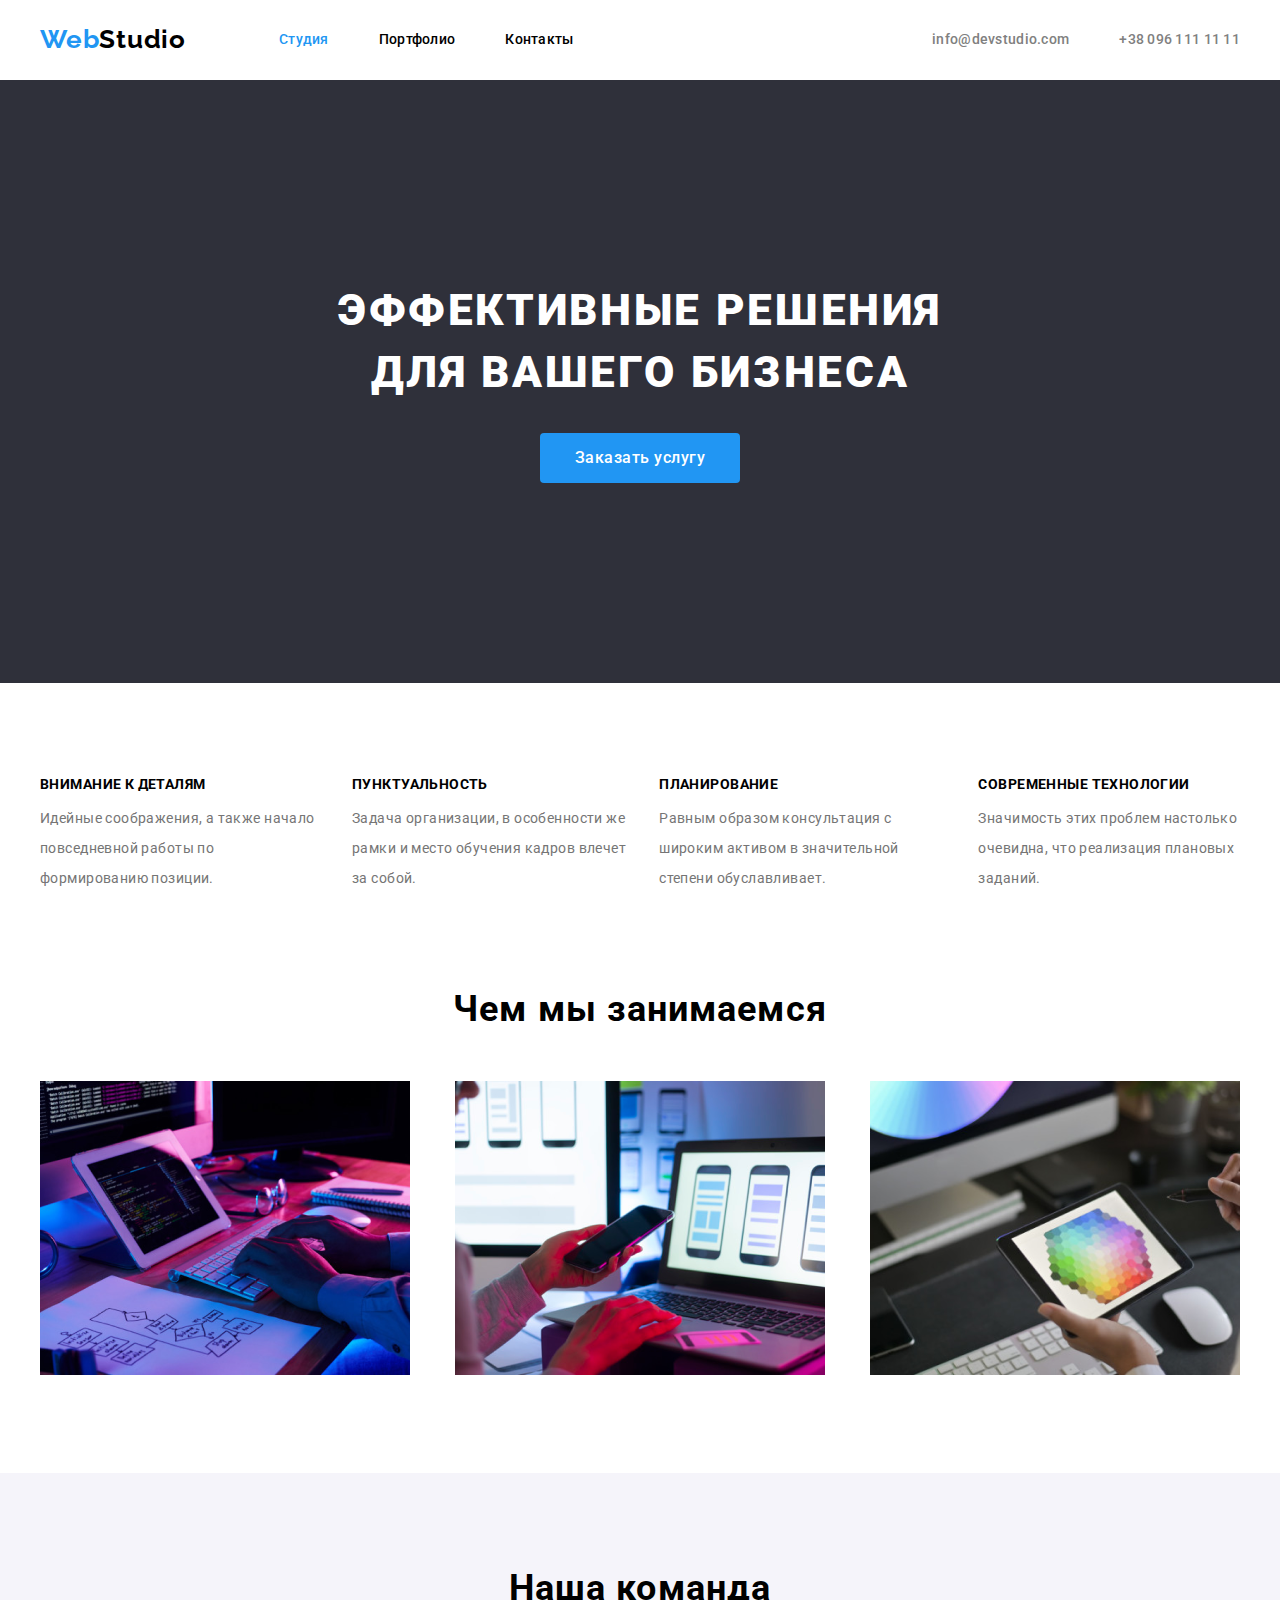
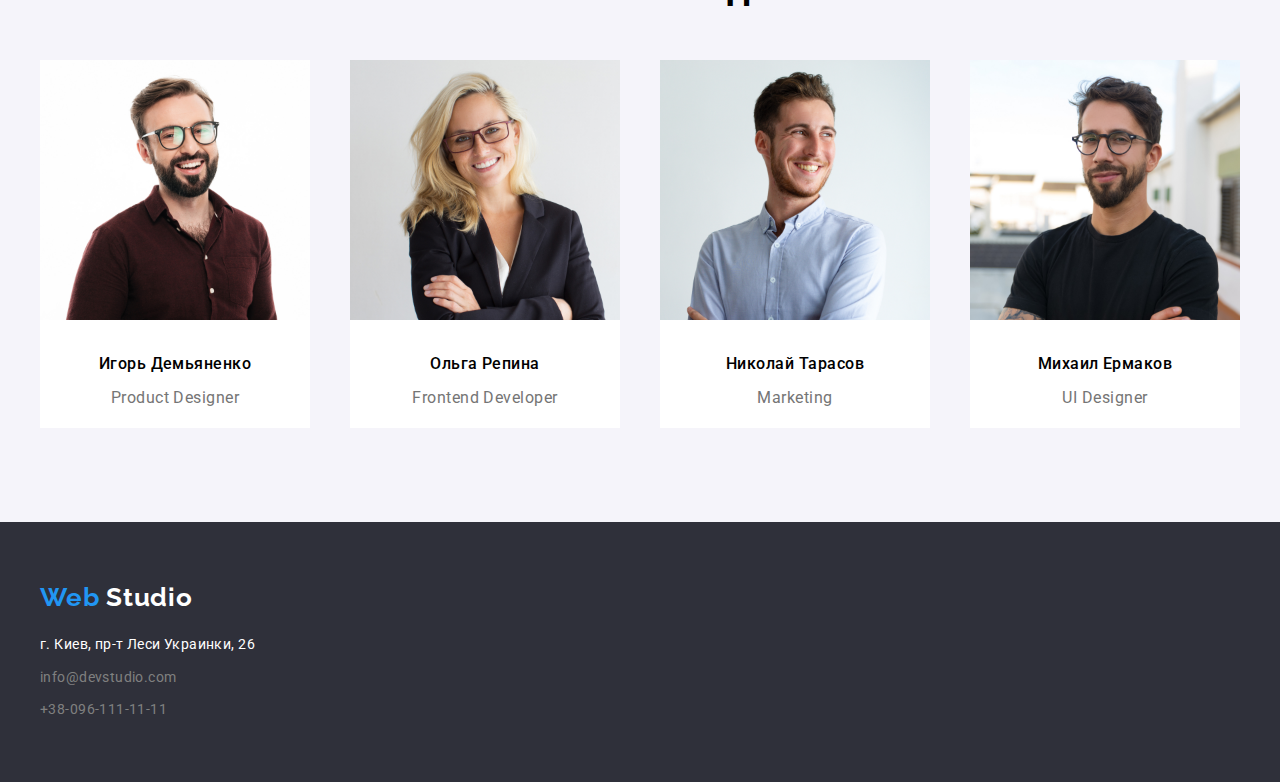
<file: index.html>
<!DOCTYPE html>
<html lang="ru">
  <head>
    <meta charset="UTF-8" />
    <meta name="viewport" content="width=device-width, initial-scale=1.0" />
    <title>Студия</title>
    <link
      href="https://fonts.googleapis.com/css2?family=Raleway:wght@700&family=Roboto:wght@100;400;500;700;900&display=swap"
      rel="stylesheet"
    />
    <link rel="stylesheet" href="./css/main.css" />
  </head>
  <body>
    <!--Шапка сайта-->

    <header class="page-header">
      <div class="container flexbox">
        <div class="nav-container">
          <nav class="navigation flexbox">
            <a href="/">
              <p class="logo">
                <span lang="en" class="logo-part">Web</span>Studio
              </p>
            </a>
            <div class="main-nav">
              <ul class="list menu-list flexbox">
                <li class="menu-item">
                  <a href="./index.html"></a><span class="studio">Студия</span>
                </li>
                <li class="menu-item">
                  <a class="portfolio-link" href="./portfolio.html"
                    >Портфолио</a
                  >
                </li>
                <li class="menu-item">Контакты</li>
              </ul>
            </div>
          </nav>
        </div>
        <ul class="contact-header">
          <li class="contact-item">
            <span class="mail">
              <a href="mailto:info@devstudio.com">info@devstudio.com</a>
            </span>
          </li>
          <li class="contact-item">
            <span>
              <a href="tel:+38-096-111-11-11">+38 096 111 11 11</a>
            </span>
          </li>
        </ul>
      </div>
    </header>

    <!--Баннер-->

    <section class="hero-sectin">
      <div class="container hero">
        <h1 class="hero-title">
          ЭФФЕКТИВНЫЕ РЕШЕНИЯ<br />
          ДЛЯ ВАШЕГО БИЗНЕСА
        </h1>
        <button class="main-button">Заказать услугу</button>
      </div>
    </section>

    <!--Преимущества-->

    <section class="advantages">
      <div class="container">
        <ul class="advantages-list">
          <li class="advantages-item">
            <h3 class="third-title">ВНИМАНИЕ К ДЕТАЛЯМ</h3>
            <p>
              <span class="benefits">
                Идейные соображения, а также начало повседневной работы по
                формированию позиции.
              </span>
            </p>
          </li>
          <li class="advantages-item">
            <h3 class="third-title">ПУНКТУАЛЬНОСТЬ</h3>
            <p>
              <span class="benefits">
                Задача организации, в особенности же рамки и место обучения
                кадров влечет за собой.
              </span>
            </p>
          </li>
          <li class="advantages-item">
            <h3 class="third-title">ПЛАНИРОВАНИЕ</h3>
            <p>
              <span class="benefits">
                Равным образом консультация с широким активом в значительной
                степени обуславливает.
              </span>
            </p>
          </li>
          <li class="advantages-item">
            <h3 class="third-title">СОВРЕМЕННЫЕ ТЕХНОЛОГИИ</h3>
            <p>
              <span class="benefits">
                Значимость этих проблем настолько очевидна, что реализация
                плановых заданий.
              </span>
            </p>
          </li>
        </ul>
      </div>
    </section>

    <!--Виды деятельности-->

    <section class="activity-section">
      <div class="container">
        <h2 class="second-title">Чем мы занимаемся</h2>
        <ul class="activity">
          <li class="activity-item">
            <img src="./photos/box1.png" alt="Человек пишет код" width="370" />
          </li>
          <li class="activity-item">
            <img
              src="./photos/box2.png"
              alt="Человек тестирует программы на мобильном телефоне"
              width="370"
            />
          </li>
          <li class="activity-item">
            <img
              src="./photos/box3.png"
              alt="Планшет с картинкой"
              width="370"
            />
          </li>
        </ul>
      </div>
    </section>

    <!--Команда-->

    <section class="team-section">
      <div class="container">
        <h2 class="second-title">Наша команда</h2>
        <div class="team">
          <div class="team-item">
            <img
              class="team-img"
              src="./photos/img1.jpg"
              alt="Фото Игорь Демьяненко"
              width="270"
            />
            <div class="person-information">
              <h3><span class="name"> Игорь Демьяненко</span></h3>
              <p>Product Designer</p>
            </div>
          </div>
          <div class="team-item">
            <img
              class="team-img"
              src="./photos/img2.jpg"
              alt="Фото Ольга Репина"
              width="270"
            />
            <h3><span class="name">Ольга Репина</span></h3>
            <p>Frontend Developer</p>
          </div>
          <div class="team-item">
            <img
              class="team-img"
              src="./photos/img3.jpg"
              alt="Фото Николай Тарасов"
              width="270"
            />
            <h3><span class="name">Николай Тарасов</span></h3>
            <p>Marketing</p>
          </div>
          <div class="team-item">
            <img
              class="team-img"
              src="./photos/img4.jpg"
              alt="Фото Михаил Ермаков"
              width="270"
            />
            <h3><span class="name">Михаил Ермаков</span></h3>
            <p>UI Designer</p>
          </div>
        </div>
      </div>
    </section>

    <!-- Футер -->

    <section class="footer-section">
      <footer>
        <div class="container address-container">
          <div class="footer-address">
            <p class="logo">
              <span class="logo-part">Web</span>
              <span class="logo-second-part">Studio</span>
            </p>
            <address>
              г. Киев, пр-т Леси Украинки, 26
              <span class="contact">
                <a class="contact-link" href="mailto:info@devstudio.com"
                  >info@devstudio.com
                </a>
                <a class="contact-link" href="tel:+38-096-111-11-11">
                  +38-096-111-11-11
                </a>
              </span>
            </address>
          </div>
        </div>
      </footer>
    </section>
  </body>
</html>
</file>
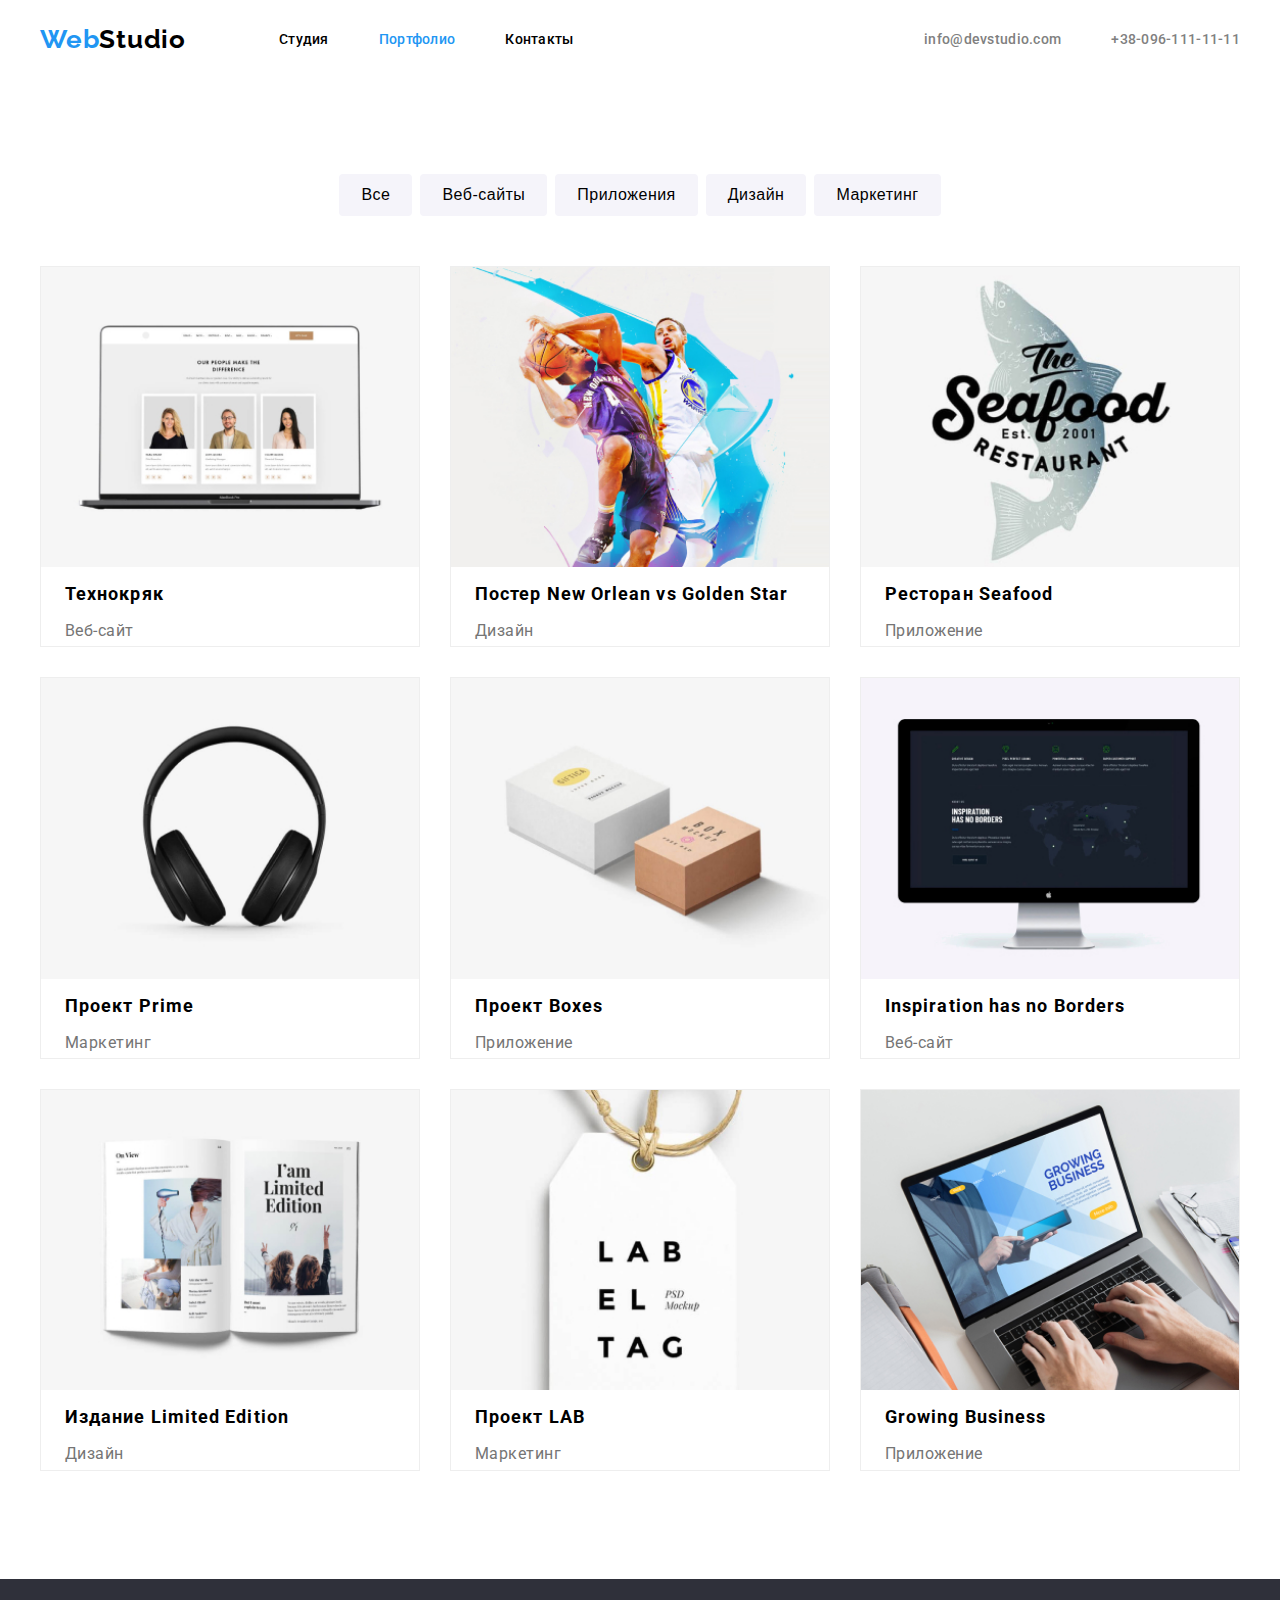
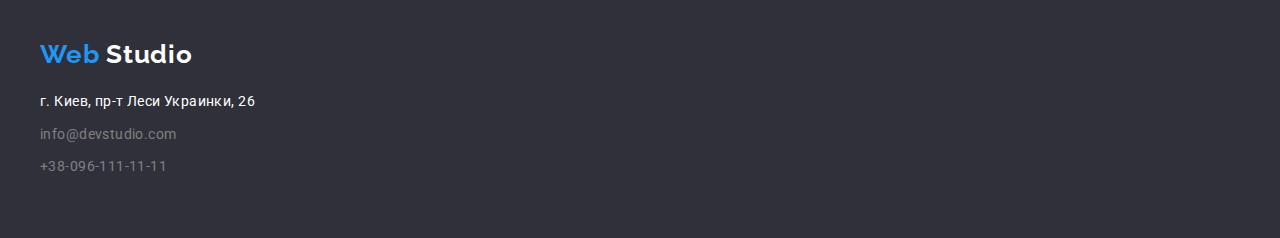
<file: portfolio.html>
<!DOCTYPE html>
<html lang="ru">
  <head>
    <meta charset="UTF-8" />
    <meta name="viewport" content="width=device-width, initial-scale=1.0" />
    <title>Портфолио</title>
    <link
      href="https://fonts.googleapis.com/css2?family=Raleway:wght@700&family=Roboto:wght@100;400;500;700;900&display=swap"
      rel="stylesheet"
    />
    <link rel="stylesheet" href="./css/main.css" />
  </head>

  <body>
    <!--Шапка сайта-->

    <header class="page-header">
      <div class="container flexbox">
        <div class="nav-container">
          <nav class="navigation flexbox">
            <a href="/">
              <p class="logo"><span class="logo-part">Web</span>Studio</p>
            </a>
            <div class="main-nav">
              <ul class="list menu-list flexbox">
                <li class="menu-item">
                  <a href="./index.html">
                    <span class="studio-link"> Студия</span>
                  </a>
                </li>
                <li class="menu-item">
                  <span class="portfolio">Портфолио</span>
                </li>
                <li class="menu-item">Контакты</li>
              </ul>
            </div>
          </nav>
        </div>
        <ul class="contact-header">
          <li class="contact-item">
            <span class="mail"
              ><a href="mailto:info@devstudio.com">info@devstudio.com</a>
            </span>
          </li>
          <li class="contact-item">
            <span class="phone"
              ><a href="tel:+38-096-111-11-11">+38-096-111-11-11</a>
            </span>
          </li>
        </ul>
      </div>
    </header>

    <!--Меню-->

    <section class="button-section">
      <div class="container">
        <div class="button-container">
          <ul class="buttons">
            <li class="button-item">
              <button type="button">Все</button>
            </li>
            <li class="button-item">
              <button type="button">Веб-сайты</button>
            </li>
            <li class="button-item">
              <button type="button">Приложения</button>
            </li>
            <li class="button-item"><button type="button">Дизайн</button></li>
            <li class="button-item">
              <button type="button">Маркетинг</button>
            </li>
          </ul>
        </div>
      </div>
    </section>

    <!--Перечень работ-->

    <section class="work-section">
      <div class="work-container container">
        <ul class="work">
          <li class="work-item">
            <img src="./images/img.jpg" alt="Ноутбук" />
            <div class="work-information">
              <h3 class="works third-title">Технокряк</h3>
              <p>Веб-сайт</p>
            </div>
          </li>
          <li class="work-item">
            <img src="./images/img (1).jpg" alt="Постер с баскетболистами" />
            <div class="work-information">
              <h3 class="works third-title">
                Постер New Orlean vs Golden Star
              </h3>
              <p>Дизайн</p>
            </div>
          </li>
          <li class="work-item">
            <img
              src="./images/img (2).jpg"
              alt="Картинка с логотипом ресторана"
            />
            <div class="work-information">
              <h3 class="works third-title">Ресторан Seafood</h3>
              <p>Приложение</p>
            </div>
          </li>
          <li class="work-item">
            <img src="./images/img (3).jpg" alt="Наушники" />
            <div class="work-information">
              <h3 class="works third-title">Проект Prime</h3>
              <p>Маркетинг</p>
            </div>
          </li>
          <li class="work-item">
            <img src="./images/img (4).jpg" alt="Две коробки" />
            <div class="work-information">
              <h3 class="works third-title">Проект Boxes</h3>
              <p>Приложение</p>
            </div>
          </li>
          <li class="work-item">
            <img src="./images/img (5).jpg" alt="Монитор" />
            <div class="work-information">
              <h3 class="works third-title">Inspiration has no Borders</h3>
              <p>Веб-сайт</p>
            </div>
          </li>
          <li class="work-item">
            <img src="./images/img (6).jpg" alt="Журнал" />
            <div class="work-information">
              <h3 class="works third-title">Издание Limited Edition</h3>
              <p>Дизайн</p>
            </div>
          </li>
          <li class="work-item">
            <img src="./images/img (7).jpg" alt="Ярлык" />
            <div class="work-information">
              <h3 class="works third-title">Проект LAB</h3>
              <p>Маркетинг</p>
            </div>
          </li>
          <li class="work-item">
            <img
              src="./images/img (8).jpg"
              alt="Человек работает за компьютером"
            />
            <div class="work-information">
              <h3 class="works third-title">Growing Business</h3>
              <p>Приложение</p>
            </div>
          </li>
        </ul>
      </div>
    </section>

    <!--Футер-->

    <section class="footer-section">
      <footer>
        <div class="container section address-container">
          <div class="footer-address">
            <p class="logo">
              <span class="logo-part">Web</span>
              <span class="logo-second-part">Studio</span>
            </p>
            <address>
              г. Киев, пр-т Леси Украинки, 26
              <span class="contact">
                <a class="contact-link" href="mailto:info@devstudio.com"
                  >info@devstudio.com
                </a>
                <a class="contact-link" href="tel:+38-096-111-11-11"
                  >+38-096-111-11-11
                </a>
              </span>
            </address>
          </div>
        </div>
      </footer>
    </section>
  </body>
</html>
</file>
<file: css/main.css>
:root {
  --primary-text-color: black;
  --title-text-color: black;
  --accent-color: #2196f3;
  --primary-white-color: #ffffff;
  --primery-grey-color: #757575;
}

* {
  margin: 0;
  padding: 0;
}
html {
  box-sizing: border-box;
}

::after,
::before {
  box-sizing: inherit;
}

body {
  background-color: var(--primary-white-color);
  font-family: Roboto, sans-serif;
}

.container {
  width: 1200px;
  padding-right: 15px;
  padding-left: 15px;
  margin-right: auto;
  margin-left: auto;
}

.flexbox {
  display: flex;
}

.page-header .flexbox {
  align-items: center;
  height: 80px;
}

.page-header {
  height: 80px;
}

footer .contact {
  display: flex;
  flex-direction: column;
  margin-top: 9px;
}

.contact a:first-child {
  margin-bottom: 8px;
}

.contact-item:not(:last-child) {
  margin-right: 50px;
}

/* Лого */

.logo {
  color: var(--accent-color);
  font-family: Raleway, sans-serif;
  font-style: normal;
  font-weight: bold;
  font-size: 26px;
  line-height: 1.2;
  letter-spacing: 0.03em;
  color: black;
  text-decoration-line: none;
  margin-right: 93px;
  display: block;
}

.logo-part {
  color: var(--accent-color);
}

.logo-second-part {
  color: #ffffff;
}

/* Линки */

a {
  text-decoration-line: none;
  color: grey;
}

a:focus,
a:hover {
  color: var(--accent-color);
}

li {
  list-style-type: none;
}

.mail {
  color: var(--accent-color);
}

.mail:hover {
  color: var(--accent-color);
}

.contact-header {
  display: flex;
  margin-left: auto;
  font-style: normal;
  font-weight: 500;
  font-size: 14px;
  line-height: 1.1;
  letter-spacing: 0.02em;
}

.menu-item:not(:last-child) {
  margin-right: 50px;
}

.menu-item {
  color: var(--primary-text-color);
}

nav {
  font-weight: 500;
  font-size: 14px;
  line-height: 1.1;
  letter-spacing: 0.02em;
}

.studio {
  color: var(--accent-color);
}

.studio:hover {
  color: var(--accent-color);
}

.studio-link {
  color: black;
}

.studio-link:hover {
  color: var(--accent-color);
}

.portfolio-link {
  color: black;
}

/* Заголовки */

.hero-title {
  font-style: normal;
  font-weight: 900;
  font-size: 44px;
  line-height: 1.4;
  letter-spacing: 0.06em;
  text-transform: uppercase;
  color: #ffffff;

  margin-bottom: 30px;
}

.hero {
  text-align: center;
  background-color: #2f303a;
  width: auto;
  padding-top: 200px;
}

h2 {
  font-weight: bold;
  font-size: 36px;
  line-height: 1.2;
  text-align: center;
  letter-spacing: 0.03em;
}

h3 {
  font-weight: bold;
  font-size: 14px;
  line-height: 1.1;
  letter-spacing: 0.03em;
  font-style: normal;

  margin-bottom: 10px;
}

p {
  color: var(--primery-grey-color);
  font-style: normal;
  font-weight: normal;
  font-size: 16px;
  line-height: 1.9;
  letter-spacing: 0.03em;
  margin: 0;
}

.activity {
  display: flex;
  justify-content: space-between;
  margin-top: 50px;
}

.activity-section {
  padding-top: 94px;
  padding-bottom: 94px;
}

/* Преимущества */

.advantages {
  padding-top: 94px;
}

.advantages-list {
  display: flex;
  justify-content: space-around;
}

.benefits {
  font-weight: normal;
  font-size: 14px;
  line-height: 1.7;
  letter-spacing: 0.03em;
}

.advantages-item:not(:last-child) {
  margin-right: 30px;
}

/* Команда */

.name {
  font-style: normal;
  font-weight: 500;
  font-size: 16px;
  line-height: 1.2;
  text-align: center;
  letter-spacing: 0.03em;
}

.person-information {
  margin-bottom: 30px;
}

.team {
  display: flex;
  justify-content: space-between;
  margin-top: 50px;
}

.team-item {
  text-align: center;
  background-color: #ffffff;
  height: 368px;
}

.team-item:not(:last-child) {
  margin-right: 30px;
}

.team-img {
  margin-bottom: 30px;
}

.team-section {
  background-color: #f5f4fa;
  width: auto;
  padding-top: 94px;
  padding-bottom: 94px;
}

/* Контакты */

address {
  font-style: normal;
  font-weight: normal;
  font-size: 14px;
  line-height: 1.7;
  letter-spacing: 0.03em;
  color: #ffffff;
}

.address-container {
  display: block;
}

.contact {
  color: var(--accent-color);
  display: block;
}

.contact-item {
  color: var(--primery-grey-color);
}

/* Кнопки */

button {
  font-style: normal;
  font-weight: 500;
  font-size: 16px;
  line-height: 1.6;
  text-align: center;
  letter-spacing: 0.03em;
  color: black;
  background: #f5f4fa;
  border-radius: 4px;
  border: none;
  padding: 8px 22px;
}

button:focus,
button:hover {
  color: white;
  background-color: var(--accent-color);
}

.main-button {
  font-family: Roboto, sans-serif;
  background-color: var(--accent-color);
  color: #ffffff;
  font-size: 16px;
  line-height: 1.9;
  width: 200px;
  height: 50px;
  left: 700px;
  top: 430px;
  border-radius: 4px;
  margin-bottom: 200px;
  border: none;
}

.portfolio {
  color: var(--accent-color);
}

.footer-address .logo {
  margin-bottom: 20px;
}

.footer-section {
  padding-top: 60px;
  padding-bottom: 60px;
  background-color: #2f303a;
}

/* Работы */

.works {
  font-style: normal;
  font-weight: bold;
  font-size: 18px;
  line-height: 2.5;
  letter-spacing: 0.06em;
  margin: 0;
}
.logo-second-part {
  color: #ffffff;
}

/* Портфолио */

ul {
  list-style: none;
  padding-inline-start: 0;
}

.button-section {
  padding-top: 94px;
  padding-bottom: 50px;
}
.buttons {
  display: flex;
  flex-direction: row;
  justify-content: center;
}

.button-item {
  font-family: Roboto;
  font-style: normal;
  font-weight: 500;
  font-size: 16px;
  line-height: 1.9;
  text-align: center;
  letter-spacing: 0.03em;
}

.first-button {
  background-color: #2196f3;
}

.button-item:not(:last-child) {
  margin-right: 8px;
}

.work-section {
  padding-bottom: 78px;
}

.work {
  display: flex;
  flex-wrap: wrap;
  justify-content: space-between;
  padding-left: 0;
}

.work-item {
  width: calc((100% - 60px) / 3);
  margin-bottom: 30px;
  box-sizing: border-box;
  background: #ffffff;
  border: 1px solid #eeeeee;
}

.work .work-item img {
  width: 100%;
  height: auto;
}

.work-item:nth-child(3n) {
  margin-right: 0;
}

.work-information {
  margin-left: 24px;
}

.contact {
  margin-top: 9px;
}
</file>
